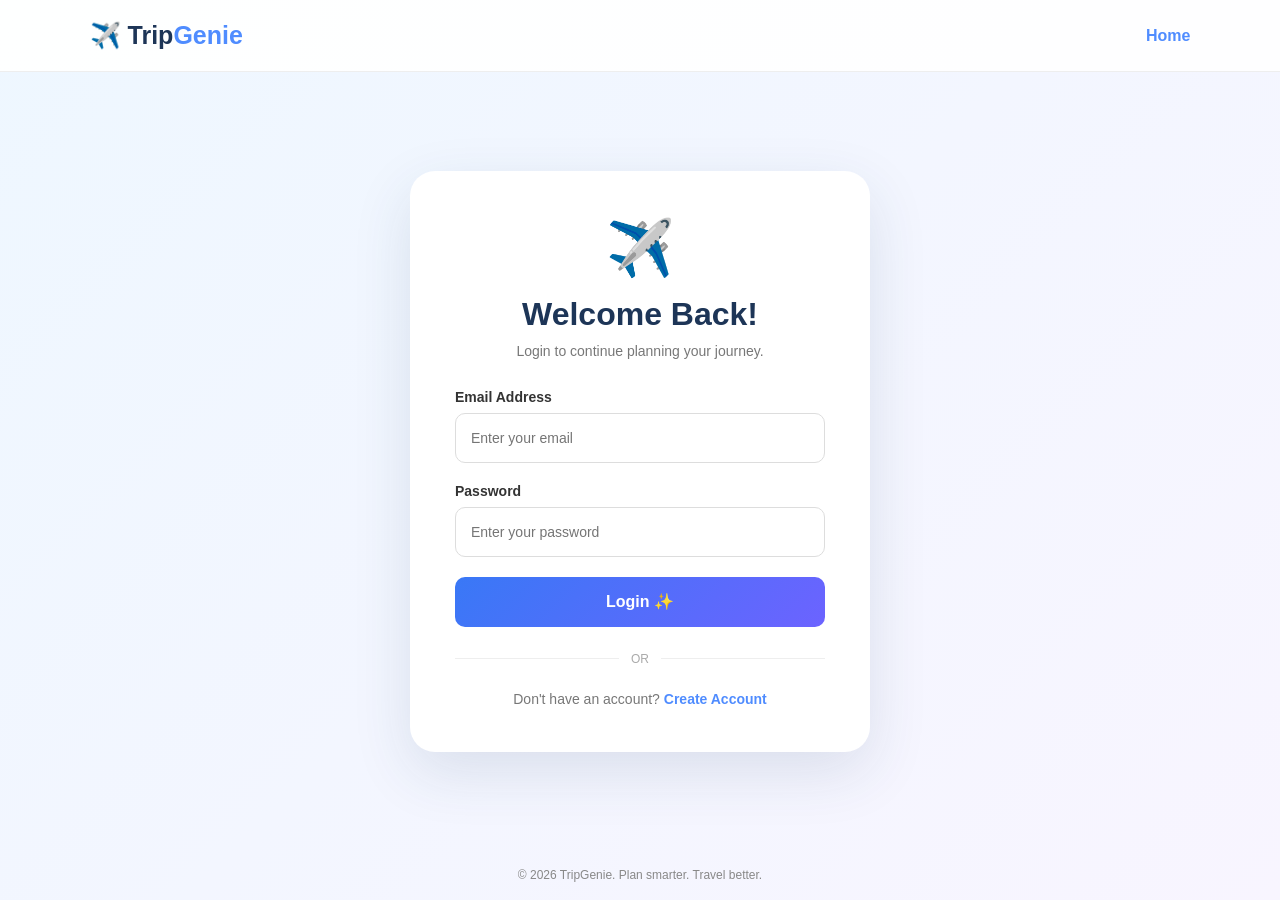
<file: templates/login.html>
<!DOCTYPE html>
<html lang="en">

<head>
    <meta charset="UTF-8">
    <meta name="viewport" content="width=device-width, initial-scale=1.0">

    <title>Login | TripGenie</title>

    <style>
        * {
            margin: 0;
            padding: 0;
            box-sizing: border-box;
            font-family: Arial, Helvetica, sans-serif;
        }

        body {
            min-height: 100vh;
            background: linear-gradient(135deg, #eef7ff, #f8f5ff);
            display: flex;
            flex-direction: column;
        }

        /* NAVBAR */

        .navbar {
            height: 72px;
            padding: 0 7%;
            display: flex;
            align-items: center;
            justify-content: space-between;
            background: rgba(255, 255, 255, 0.95);
            border-bottom: 1px solid #eeeeee;
        }

        .logo {
            text-decoration: none;
            font-size: 25px;
            font-weight: 700;
            color: #1d3557;
        }

        .logo span {
            color: #4f8cff;
        }

        .home-link {
            text-decoration: none;
            color: #4f8cff;
            font-weight: 600;
        }

        /* MAIN */

        .main {
            flex: 1;
            display: flex;
            justify-content: center;
            align-items: center;
            padding: 40px 20px;
        }

        .login-card {
            width: 100%;
            max-width: 460px;
            background: white;
            padding: 45px;
            border-radius: 25px;
            box-shadow: 0 20px 60px rgba(35, 65, 100, 0.12);
        }

        .icon {
            text-align: center;
            font-size: 55px;
            margin-bottom: 15px;
        }

        h1 {
            text-align: center;
            color: #1d3557;
            margin-bottom: 10px;
            font-size: 32px;
        }

        .subtitle {
            text-align: center;
            color: #777;
            font-size: 14px;
            margin-bottom: 30px;
        }

        /* FORM */

        .form-group {
            margin-bottom: 20px;
        }

        label {
            display: block;
            margin-bottom: 8px;
            color: #333;
            font-size: 14px;
            font-weight: 600;
        }

        input {
            width: 100%;
            height: 50px;
            border: 1px solid #ddd;
            border-radius: 10px;
            padding: 0 15px;
            font-size: 14px;
            outline: none;
        }

        input:focus {
            border-color: #4f8cff;
            box-shadow: 0 0 0 3px rgba(79, 140, 255, 0.1);
        }

        /* BUTTON */

        .login-btn {
            width: 100%;
            height: 50px;
            border: none;
            border-radius: 10px;
            background: linear-gradient(135deg, #3978f6, #6c63ff);
            color: white;
            font-size: 16px;
            font-weight: 600;
            cursor: pointer;
            transition: 0.2s;
        }

        .login-btn:hover {
            transform: translateY(-2px);
            box-shadow: 0 8px 20px rgba(79, 140, 255, 0.3);
        }

        /* DIVIDER */

        .divider {
            display: flex;
            align-items: center;
            gap: 12px;
            margin: 25px 0;
            color: #aaa;
            font-size: 12px;
        }

        .divider::before,
        .divider::after {
            content: "";
            height: 1px;
            background: #eee;
            flex: 1;
        }

        /* SIGNUP */

        .signup-text {
            text-align: center;
            color: #777;
            font-size: 14px;
        }

        .signup-text a {
            color: #4f8cff;
            text-decoration: none;
            font-weight: 600;
        }

        /* FOOTER */

        footer {
            text-align: center;
            padding: 18px;
            color: #888;
            font-size: 12px;
        }

        /* MOBILE */

        @media (max-width: 500px) {

            .navbar {
                padding: 0 20px;
            }

            .login-card {
                padding: 35px 25px;
            }

            h1 {
                font-size: 27px;
            }
        }
    </style>
</head>


<body>

    <!-- NAVBAR -->

    <nav class="navbar">

        <a href="/" class="logo">
            ✈️ Trip<span>Genie</span>
        </a>

        <a href="/" class="home-link">
            Home
        </a>

    </nav>


    <!-- LOGIN -->

    <main class="main">

        <div class="login-card">

            <div class="icon">
                ✈️
            </div>

            <h1>
                Welcome Back!
            </h1>

            <p class="subtitle">
                Login to continue planning your journey.
            </p>


            <form method="POST" action="/login">

                <div class="form-group">

                    <label for="email">
                        Email Address
                    </label>

                    <input
                        type="email"
                        id="email"
                        name="email"
                        placeholder="Enter your email"
                        required
                    >

                </div>


                <div class="form-group">

                    <label for="password">
                        Password
                    </label>

                    <input
                        type="password"
                        id="password"
                        name="password"
                        placeholder="Enter your password"
                        required
                    >

                </div>


                <button
                    type="submit"
                    class="login-btn"
                >
                    Login ✨
                </button>

            </form>


            <div class="divider">
                OR
            </div>


            <p class="signup-text">

                Don't have an account?

                <a href="/sigup">
                    Create Account
                </a>

            </p>

        </div>

    </main>


    <footer>
        © 2026 TripGenie. Plan smarter. Travel better.
    </footer>

</body>

</html>
</file>
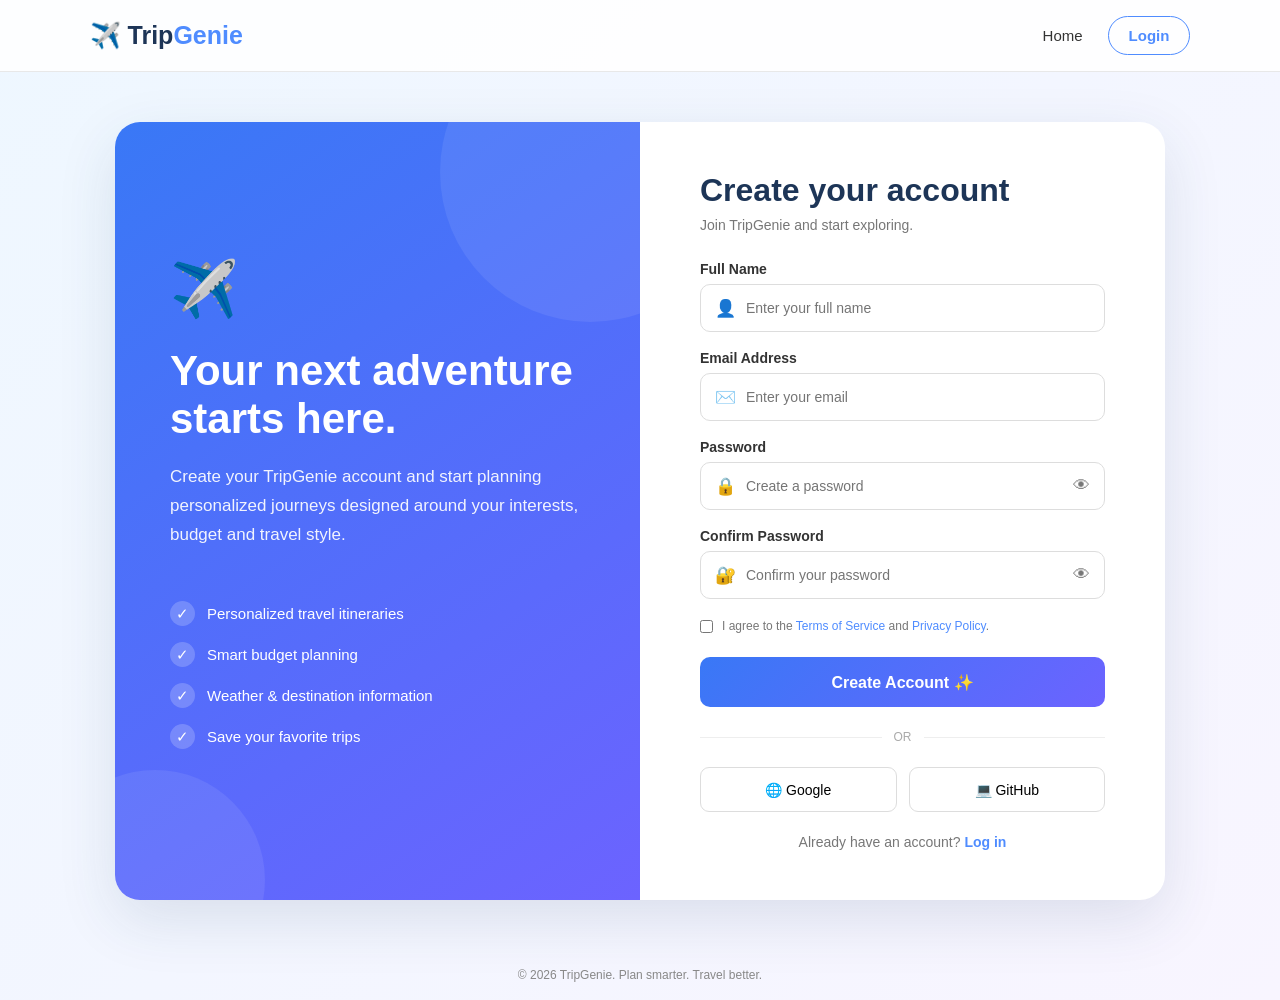
<file: templates/sigup.html>
<!DOCTYPE html>
<html lang="en">
<head>
    <meta charset="UTF-8">
    <meta name="viewport" content="width=device-width, initial-scale=1.0">

    <title>Sign Up | TripGenie</title>

    <style>
        * {
            margin: 0;
            padding: 0;
            box-sizing: border-box;
            font-family: Arial, Helvetica, sans-serif;
        }

        body {
            min-height: 100vh;
            background: linear-gradient(135deg, #eef7ff, #f8f5ff);
            display: flex;
            flex-direction: column;
        }

        /* NAVBAR */

        .navbar {
            height: 72px;
            padding: 0 7%;
            display: flex;
            align-items: center;
            justify-content: space-between;
            background: rgba(255, 255, 255, 0.9);
            border-bottom: 1px solid #e8e8e8;
        }

        .logo {
            font-size: 25px;
            font-weight: 700;
            color: #1d3557;
            text-decoration: none;
        }

        .logo span {
            color: #4f8cff;
        }

        .nav-right {
            display: flex;
            align-items: center;
            gap: 25px;
        }

        .nav-right a {
            text-decoration: none;
            color: #333;
            font-size: 15px;
        }

        .login-link {
            border: 1px solid #4f8cff;
            padding: 10px 20px;
            border-radius: 25px;
            color: #4f8cff !important;
            font-weight: 600;
        }

        /* MAIN */

        .main {
            flex: 1;
            display: flex;
            justify-content: center;
            align-items: center;
            padding: 50px 20px;
        }

        .signup-container {
            width: 100%;
            max-width: 1050px;
            min-height: 650px;
            background: white;
            border-radius: 25px;
            overflow: hidden;
            display: grid;
            grid-template-columns: 1fr 1fr;
            box-shadow: 0 20px 60px rgba(35, 65, 100, 0.12);
        }

        /* LEFT SIDE */

        .signup-left {
            background: linear-gradient(145deg, #3978f6, #6c63ff);
            color: white;
            padding: 55px;
            display: flex;
            flex-direction: column;
            justify-content: center;
            position: relative;
            overflow: hidden;
        }

        .signup-left::before {
            content: "";
            position: absolute;
            width: 300px;
            height: 300px;
            border-radius: 50%;
            background: rgba(255,255,255,0.08);
            top: -100px;
            right: -100px;
        }

        .signup-left::after {
            content: "";
            position: absolute;
            width: 220px;
            height: 220px;
            border-radius: 50%;
            background: rgba(255,255,255,0.08);
            bottom: -90px;
            left: -70px;
        }

        .travel-icon {
            font-size: 55px;
            margin-bottom: 25px;
            position: relative;
            z-index: 1;
        }

        .signup-left h1 {
            font-size: 42px;
            line-height: 1.15;
            margin-bottom: 20px;
            position: relative;
            z-index: 1;
        }

        .signup-left p {
            font-size: 17px;
            line-height: 1.7;
            opacity: 0.92;
            max-width: 430px;
            position: relative;
            z-index: 1;
        }

        .benefits {
            margin-top: 35px;
            position: relative;
            z-index: 1;
        }

        .benefit {
            display: flex;
            align-items: center;
            gap: 12px;
            margin: 16px 0;
            font-size: 15px;
        }

        .check {
            width: 25px;
            height: 25px;
            background: rgba(255,255,255,0.2);
            border-radius: 50%;
            display: flex;
            align-items: center;
            justify-content: center;
        }

        /* RIGHT SIDE */

        .signup-right {
            padding: 50px 60px;
            display: flex;
            flex-direction: column;
            justify-content: center;
        }

        .signup-right h2 {
            font-size: 32px;
            color: #1d3557;
            margin-bottom: 8px;
        }

        .subtitle {
            color: #777;
            font-size: 14px;
            margin-bottom: 28px;
        }

        /* FORM */

        .form-group {
            margin-bottom: 18px;
        }

        .form-group label {
            display: block;
            margin-bottom: 7px;
            font-size: 14px;
            font-weight: 600;
            color: #333;
        }

        .input-wrapper {
            position: relative;
        }

        .input-icon {
            position: absolute;
            left: 15px;
            top: 50%;
            transform: translateY(-50%);
            font-size: 17px;
            color: #888;
        }

        .form-group input {
            width: 100%;
            height: 48px;
            border: 1px solid #ddd;
            border-radius: 10px;
            padding: 0 15px 0 45px;
            font-size: 14px;
            outline: none;
            transition: 0.2s;
        }

        .form-group input:focus {
            border-color: #4f8cff;
            box-shadow: 0 0 0 3px rgba(79,140,255,0.1);
        }

        /* PASSWORD */

        .password-wrapper input {
            padding-right: 48px;
        }

        .show-password {
            position: absolute;
            right: 15px;
            top: 50%;
            transform: translateY(-50%);
            border: none;
            background: transparent;
            cursor: pointer;
            font-size: 17px;
            color: #777;
        }

        /* TERMS */

        .terms {
            display: flex;
            align-items: flex-start;
            gap: 9px;
            margin: 5px 0 22px;
            font-size: 12px;
            color: #777;
            line-height: 1.5;
        }

        .terms input {
            margin-top: 3px;
        }

        .terms a {
            color: #4f8cff;
            text-decoration: none;
        }

        /* BUTTON */

        .signup-btn {
            width: 100%;
            height: 50px;
            border: none;
            border-radius: 10px;
            background: linear-gradient(135deg, #3978f6, #6c63ff);
            color: white;
            font-size: 16px;
            font-weight: 600;
            cursor: pointer;
            transition: 0.25s;
        }

        .signup-btn:hover {
            transform: translateY(-2px);
            box-shadow: 0 8px 20px rgba(79,140,255,0.3);
        }

        /* LOGIN */

        .login-text {
            text-align: center;
            margin-top: 22px;
            color: #777;
            font-size: 14px;
        }

        .login-text a {
            color: #4f8cff;
            font-weight: 600;
            text-decoration: none;
        }

        /* DIVIDER */

        .divider {
            display: flex;
            align-items: center;
            gap: 12px;
            margin: 23px 0;
            color: #aaa;
            font-size: 12px;
        }

        .divider::before,
        .divider::after {
            content: "";
            height: 1px;
            background: #eee;
            flex: 1;
        }

        /* SOCIAL */

        .social-buttons {
            display: flex;
            gap: 12px;
        }

        .social-btn {
            flex: 1;
            height: 45px;
            border: 1px solid #ddd;
            border-radius: 9px;
            background: white;
            cursor: pointer;
            font-size: 14px;
            transition: 0.2s;
        }

        .social-btn:hover {
            background: #f7f9fc;
            border-color: #bbb;
        }

        /* FOOTER */

        footer {
            text-align: center;
            padding: 18px;
            color: #888;
            font-size: 12px;
        }

        /* MOBILE */

        @media (max-width: 800px) {

            .signup-container {
                grid-template-columns: 1fr;
                max-width: 550px;
            }

            .signup-left {
                padding: 40px;
                min-height: 300px;
            }

            .signup-left h1 {
                font-size: 32px;
            }

            .benefits {
                display: none;
            }

            .signup-right {
                padding: 40px 30px;
            }
        }

        @media (max-width: 500px) {

            .navbar {
                padding: 0 20px;
            }

            .nav-right a:first-child {
                display: none;
            }

            .main {
                padding: 25px 12px;
            }

            .signup-left {
                padding: 30px;
            }

            .signup-right {
                padding: 30px 20px;
            }

            .signup-right h2 {
                font-size: 27px;
            }
        }
    </style>
</head>

<body>

    <!-- NAVBAR -->

    <nav class="navbar">

        <a href="/" class="logo">
            ✈️ Trip<span>Genie</span>
        </a>

        <div class="nav-right">
            <a href="/">Home</a>
            <a href="/login" class="login-link">
                Login
            </a>
        </div>

    </nav>


    <!-- MAIN -->

    <main class="main">

        <div class="signup-container">

            <!-- LEFT -->

            <section class="signup-left">

                <div class="travel-icon">
                    ✈️
                </div>

                <h1>
                    Your next adventure
                    starts here.
                </h1>

                <p>
                    Create your TripGenie account and
                    start planning personalized journeys
                    designed around your interests,
                    budget and travel style.
                </p>

                <div class="benefits">

                    <div class="benefit">
                        <span class="check">✓</span>
                        Personalized travel itineraries
                    </div>

                    <div class="benefit">
                        <span class="check">✓</span>
                        Smart budget planning
                    </div>

                    <div class="benefit">
                        <span class="check">✓</span>
                        Weather & destination information
                    </div>

                    <div class="benefit">
                        <span class="check">✓</span>
                        Save your favorite trips
                    </div>

                </div>

            </section>


            <!-- RIGHT -->

            <section class="signup-right">

                <h2>
                    Create your account
                </h2>

                <p class="subtitle">
                    Join TripGenie and start exploring.
                </p>


                <form
                    method="POST"
                    action="/sigup"
                    onsubmit="return validateForm()"
                >

                    <!-- NAME -->

                    <div class="form-group">

                        <label for="name">
                            Full Name
                        </label>

                        <div class="input-wrapper">

                            <span class="input-icon">
                                👤
                            </span>

                            <input
                                type="text"
                                id="name"
                                name="name"
                                placeholder="Enter your full name"
                                required
                            >

                        </div>

                    </div>


                    <!-- EMAIL -->

                    <div class="form-group">

                        <label for="email">
                            Email Address
                        </label>

                        <div class="input-wrapper">

                            <span class="input-icon">
                                ✉️
                            </span>

                            <input
                                type="email"
                                id="email"
                                name="email"
                                placeholder="Enter your email"
                                required
                            >

                        </div>

                    </div>


                    <!-- PASSWORD -->

                    <div class="form-group">

                        <label for="password">
                            Password
                        </label>

                        <div class="input-wrapper password-wrapper">

                            <span class="input-icon">
                                🔒
                            </span>

                            <input
                                type="password"
                                id="password"
                                name="password"
                                placeholder="Create a password"
                                minlength="6"
                                required
                            >

                            <button
                                type="button"
                                class="show-password"
                                onclick="togglePassword('password', this)"
                            >
                                👁
                            </button>

                        </div>

                    </div>


                    <!-- CONFIRM PASSWORD -->

                    <div class="form-group">

                        <label for="confirm_password">
                            Confirm Password
                        </label>

                        <div class="input-wrapper password-wrapper">

                            <span class="input-icon">
                                🔐
                            </span>

                            <input
                                type="password"
                                id="confirm_password"
                                name="confirm_password"
                                placeholder="Confirm your password"
                                minlength="6"
                                required
                            >

                            <button
                                type="button"
                                class="show-password"
                                onclick="togglePassword('confirm_password', this)"
                            >
                                👁
                            </button>

                        </div>

                    </div>


                    <!-- TERMS -->

                    <div class="terms">

                        <input
                            type="checkbox"
                            id="terms"
                            required
                        >

                        <label for="terms">
                            I agree to the
                            <a href="#">Terms of Service</a>
                            and
                            <a href="#">Privacy Policy</a>.
                        </label>

                    </div>


                    <!-- BUTTON -->

                    <button
                        type="submit"
                        class="signup-btn"
                    >
                        Create Account ✨
                    </button>

                </form>


                <!-- DIVIDER -->

                <div class="divider">
                    OR
                </div>


                <!-- SOCIAL -->

                <div class="social-buttons">

                    <button
                        type="button"
                        class="social-btn"
                    >
                        🌐 Google
                    </button>

                    <button
                        type="button"
                        class="social-btn"
                    >
                        💻 GitHub
                    </button>

                </div>


                <!-- LOGIN -->

                <p class="login-text">
                    Already have an account?
                    <a href="/login">
                        Log in
                    </a>
                </p>

            </section>

        </div>

    </main>


    <footer>
        © 2026 TripGenie. Plan smarter. Travel better.
    </footer>


    <script>

        function togglePassword(inputId, button) {

            const input = document.getElementById(inputId);

            if (input.type === "password") {

                input.type = "text";
                button.textContent = "🙈";

            } else {

                input.type = "password";
                button.textContent = "👁";

            }
        }


        function validateForm() {

            const password =
                document.getElementById("password").value;

            const confirmPassword =
                document.getElementById("confirm_password").value;


            if (password !== confirmPassword) {

                alert("Passwords do not match!");

                return false;
            }


            if (password.length < 6) {

                alert("Password must contain at least 6 characters.");

                return false;
            }


            return true;
        }

    </script>

</body>
</html>
</file>
